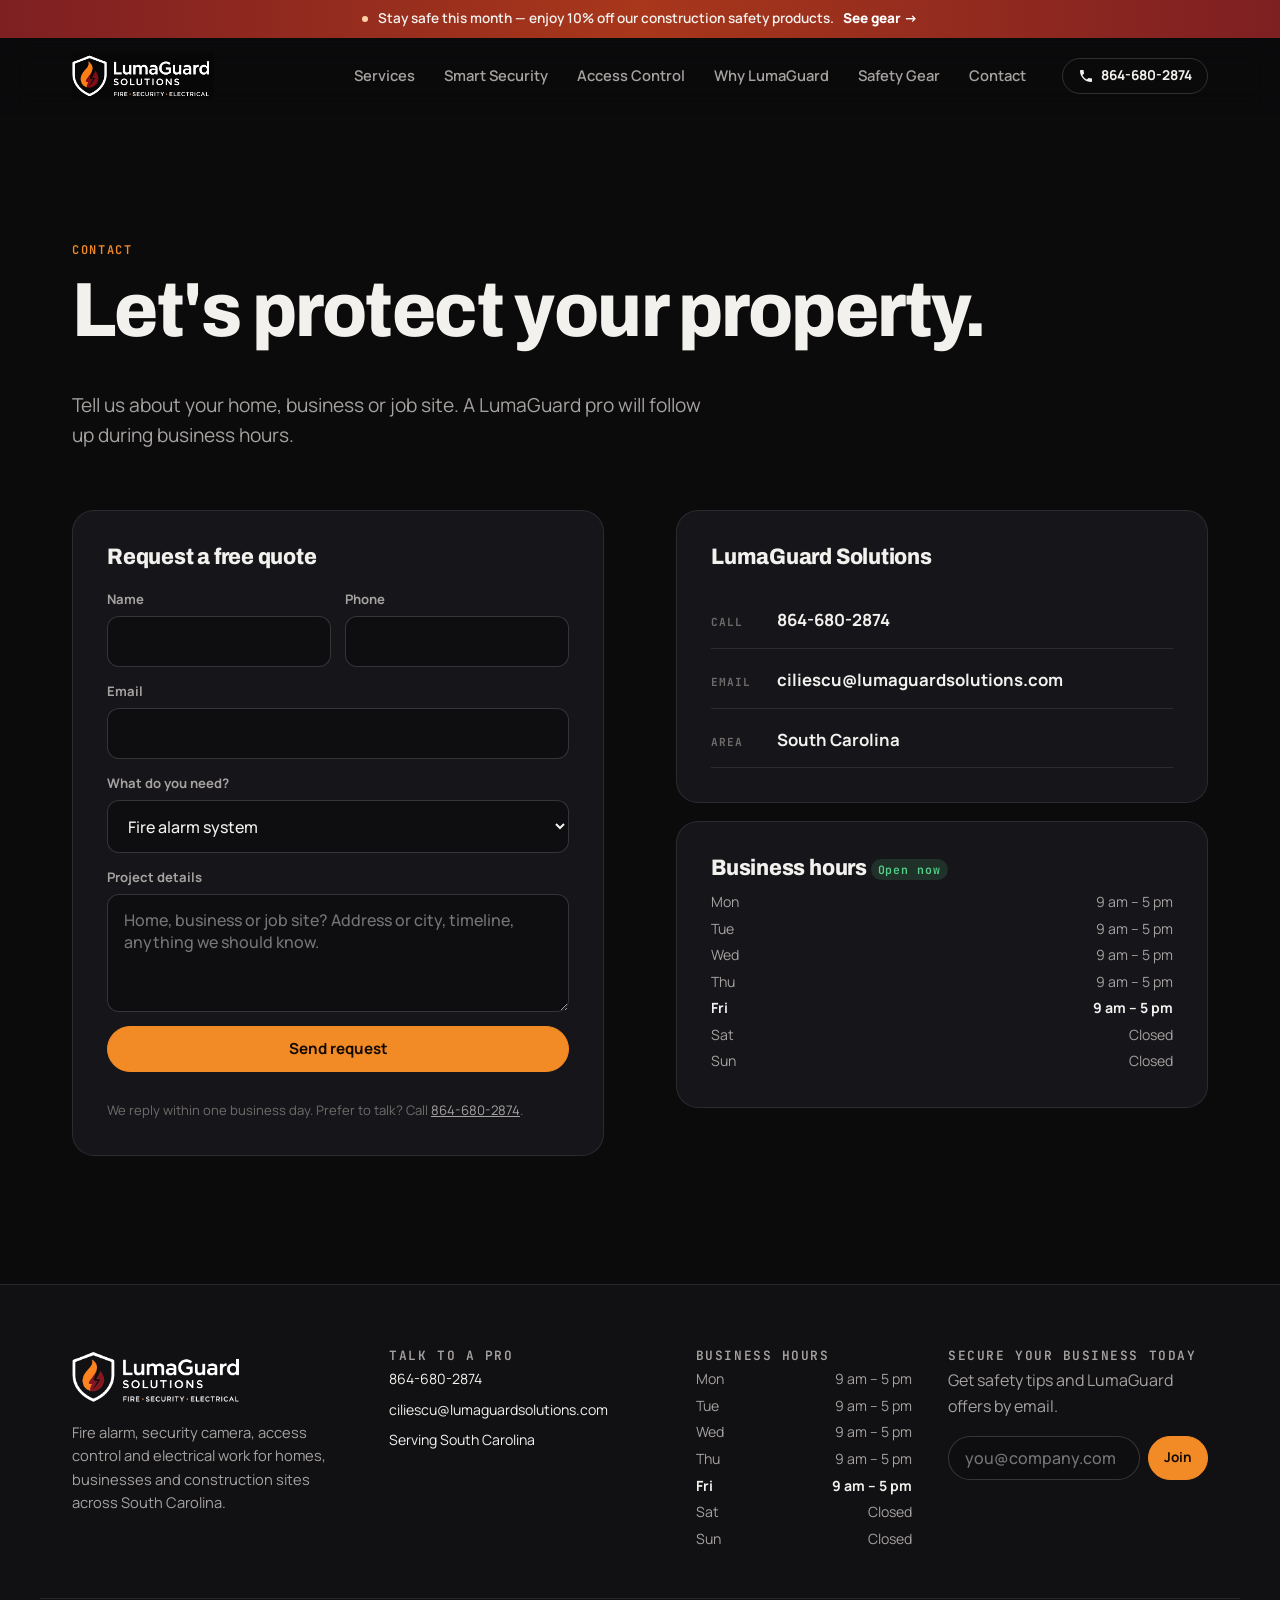
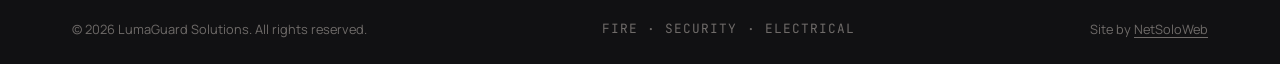
<file: contact.html>
<!doctype html>
<html lang="en">
<head>
<meta charset="utf-8">
<meta name="robots" content="noindex, nofollow">
<meta name="viewport" content="width=device-width, initial-scale=1">
<title>Contact LumaGuard Solutions — Free Fire, Security &amp; Electrical Quote</title>
<meta name="description" content="Call 864-680-2874 or send a request for a free quote on fire alarms, security cameras, access control or electrical work in South Carolina.">
<link rel="canonical" href="https://lumaguardsolutions.com/contact">
<meta name="theme-color" content="#0b0b0c">
<script>document.documentElement.classList.add("js")</script>

<meta property="og:type" content="website">
<meta property="og:site_name" content="LumaGuard Solutions">
<meta property="og:title" content="Contact LumaGuard Solutions — Free Fire, Security &amp; Electrical Quote">
<meta property="og:description" content="Call 864-680-2874 or send a request for a free quote on fire alarms, security cameras, access control or electrical work in South Carolina.">
<meta property="og:url" content="https://lumaguardsolutions.com/contact">
<meta property="og:image" content="https://lumaguardsolutions.com/assets/images/og.jpg">
<meta name="twitter:card" content="summary_large_image">

<link rel="icon" href="assets/images/favicon.svg" type="image/svg+xml">
<link rel="apple-touch-icon" href="assets/images/apple-touch-icon.png">

<link rel="preconnect" href="https://fonts.googleapis.com">
<link rel="preconnect" href="https://fonts.gstatic.com" crossorigin>
<link href="https://fonts.googleapis.com/css2?family=Archivo:wdth,wght@75..125,500..900&family=Manrope:wght@400;500;600;700&family=JetBrains+Mono:wght@500;600&display=swap" rel="stylesheet">
<link rel="stylesheet" href="assets/css/style.css">

<script type="application/ld+json">{
    "@context": "https://schema.org",
    "@type": "Electrician",
    "additionalType": "https://schema.org/HomeAndConstructionBusiness",
    "name": "LumaGuard Solutions",
    "slogan": "Fire · Security · Electrical",
    "description": "LumaGuard Solutions installs fire alarm systems, security cameras, access control and electrical services for homes, businesses and construction sites across South Carolina.",
    "url": "https://lumaguardsolutions.com",
    "logo": "https://lumaguardsolutions.com/assets/images/logo.jpg",
    "image": "https://lumaguardsolutions.com/assets/images/og.jpg",
    "telephone": "+1-864-680-2874",
    "email": "ciliescu@lumaguardsolutions.com",
    "areaServed": [
        {
            "@type": "State",
            "name": "South Carolina"
        }
    ],
    "openingHoursSpecification": [
        {
            "@type": "OpeningHoursSpecification",
            "dayOfWeek": "Monday",
            "opens": "09:00",
            "closes": "17:00"
        },
        {
            "@type": "OpeningHoursSpecification",
            "dayOfWeek": "Tuesday",
            "opens": "09:00",
            "closes": "17:00"
        },
        {
            "@type": "OpeningHoursSpecification",
            "dayOfWeek": "Wednesday",
            "opens": "09:00",
            "closes": "17:00"
        },
        {
            "@type": "OpeningHoursSpecification",
            "dayOfWeek": "Thursday",
            "opens": "09:00",
            "closes": "17:00"
        },
        {
            "@type": "OpeningHoursSpecification",
            "dayOfWeek": "Friday",
            "opens": "09:00",
            "closes": "17:00"
        }
    ],
    "knowsAbout": [
        "Fire alarm systems",
        "Security cameras",
        "Access control",
        "Electrical services"
    ]
}</script>
</head>
<body class="page-contact">
<a class="skip" href="#main">Skip to content</a>

<div class="promo" role="note">
  <span class="promo__dot" aria-hidden="true"></span>
  <span>Stay safe this month — enjoy 10% off our construction safety products.</span>
  <a href="index.html#gear">See gear →</a>
</div>

<header class="hdr" data-hdr>
  <div class="wrap hdr__in">
    <a class="brand" href="index.html" aria-label="LumaGuard Solutions home">
      <img src="assets/images/logo.jpg" alt="LumaGuard Solutions — Fire · Security · Electrical" width="1020" height="330">
    </a>
    <nav class="nav" id="nav" aria-label="Main">
              <a href="index.html#services">Services</a>
              <a href="index.html#smart">Smart Security</a>
              <a href="index.html#access">Access Control</a>
              <a href="index.html#why">Why LumaGuard</a>
              <a href="index.html#gear">Safety Gear</a>
              <a href="contact.html">Contact</a>
          </nav>
    <a class="btn btn--sm btn--ghost hdr__call" href="tel:+18646802874">
      <svg viewBox="0 0 24 24" aria-hidden="true"><path d="M6.6 10.8a15.1 15.1 0 0 0 6.6 6.6l2.2-2.2a1 1 0 0 1 1-.25 11.4 11.4 0 0 0 3.6.57 1 1 0 0 1 1 1V20a1 1 0 0 1-1 1A17 17 0 0 1 3 4a1 1 0 0 1 1-1h3.5a1 1 0 0 1 1 1c0 1.25.2 2.45.57 3.57a1 1 0 0 1-.25 1Z"/></svg>
      <span>864-680-2874</span>
    </a>
    <button class="burger" aria-controls="nav" aria-expanded="false" aria-label="Menu" data-burger><span></span><span></span></button>
  </div>
</header>

<main id="main">
<section class="section page-hd">
  <div class="wrap">
    <p class="eyebrow">Contact</p>
    <h1>Let's protect your property.</h1>
    <p class="lede">Tell us about your home, business or job site. A LumaGuard pro will follow up during business hours.</p>
  </div>
</section>

<section class="section section--tight">
  <div class="wrap cta__in">
    <form class="form card" action="#" onsubmit="event.preventDefault();this.querySelector(&#039;.form__msg&#039;).textContent=&#039;Preview only — form goes live on the real site.&#039;" method="post">
  <h3>Request a free quote</h3>
  <div class="form__row">
    <label>Name<input type="text" name="name" required autocomplete="name" maxlength="120"></label>
    <label>Phone<input type="tel" name="phone" autocomplete="tel" maxlength="40"></label>
  </div>
  <label>Email<input type="email" name="email" required autocomplete="email" maxlength="160"></label>
  <label>What do you need?
    <select name="service">
              <option value="fire">Fire alarm system</option>
              <option value="cameras">Security cameras</option>
              <option value="access">Access control</option>
              <option value="electrical">Electrical services</option>
              <option value="gear">Construction safety gear</option>
              <option value="other">Something else</option>
          </select>
  </label>
  <label>Project details<textarea name="message" rows="4" maxlength="4000" placeholder="Home, business or job site? Address or city, timeline, anything we should know."></textarea></label>
  <input class="hp" type="text" name="website" tabindex="-1" autocomplete="off" aria-hidden="true">
  <button class="btn btn--block" type="submit">Send request</button>
  <p class="form__msg" role="status" aria-live="polite"></p>
  <p class="form__fine">We reply within one business day. Prefer to talk? Call <a href="tel:+18646802874">864-680-2874</a>.</p>
</form>
    <aside class="contact-side">
      <div class="card">
        <h3>LumaGuard Solutions</h3>
        <div class="cta__lines">
          <a href="tel:+18646802874"><span class="mono">CALL</span>864-680-2874</a>
          <a href="mailto:ciliescu@lumaguardsolutions.com"><span class="mono">EMAIL</span>ciliescu@lumaguardsolutions.com</a>
          <p><span class="mono">AREA</span>South Carolina</p>
        </div>
      </div>
      <div class="card">
        <h3>Business hours <em class="open-now" data-open-now></em></h3>
        <ul class="hours">
                      <li data-day="Mon"><span>Mon</span><span>9 am – 5 pm</span></li>
                      <li data-day="Tue"><span>Tue</span><span>9 am – 5 pm</span></li>
                      <li data-day="Wed"><span>Wed</span><span>9 am – 5 pm</span></li>
                      <li data-day="Thu"><span>Thu</span><span>9 am – 5 pm</span></li>
                      <li data-day="Fri"><span>Fri</span><span>9 am – 5 pm</span></li>
                      <li data-day="Sat"><span>Sat</span><span>Closed</span></li>
                      <li data-day="Sun"><span>Sun</span><span>Closed</span></li>
                  </ul>
      </div>
    </aside>
  </div>
</section>
</main>

<footer class="ftr">
  <div class="wrap ftr__grid">
    <div class="ftr__brand">
      <img src="assets/images/logo.jpg" alt="LumaGuard Solutions" width="1020" height="330" loading="lazy">
      <p>Fire alarm, security camera, access control and electrical work for homes, businesses and construction sites across South Carolina.</p>
    </div>
    <div>
      <h4>Talk to a pro</h4>
      <ul class="ftr__list">
        <li><a href="tel:+18646802874">864-680-2874</a></li>
        <li><a href="mailto:ciliescu@lumaguardsolutions.com">ciliescu@lumaguardsolutions.com</a></li>
        <li>Serving South Carolina</li>
      </ul>
    </div>
    <div>
      <h4>Business hours</h4>
      <ul class="hours">
                  <li data-day="Mon"><span>Mon</span><span>9 am – 5 pm</span></li>
                  <li data-day="Tue"><span>Tue</span><span>9 am – 5 pm</span></li>
                  <li data-day="Wed"><span>Wed</span><span>9 am – 5 pm</span></li>
                  <li data-day="Thu"><span>Thu</span><span>9 am – 5 pm</span></li>
                  <li data-day="Fri"><span>Fri</span><span>9 am – 5 pm</span></li>
                  <li data-day="Sat"><span>Sat</span><span>Closed</span></li>
                  <li data-day="Sun"><span>Sun</span><span>Closed</span></li>
              </ul>
    </div>
    <div>
      <h4>Secure your business today</h4>
      <p class="muted">Get safety tips and LumaGuard offers by email.</p>
      <form class="join" action="#" onsubmit="event.preventDefault();this.querySelector(&#039;.form__msg&#039;).textContent=&#039;Preview only — form goes live on the real site.&#039;" method="post">
        <label class="sr" for="join-email">Email</label>
        <input id="join-email" type="email" name="email" placeholder="you@company.com" required autocomplete="email">
        <input class="hp" type="text" name="website" tabindex="-1" autocomplete="off" aria-hidden="true">
        <button class="btn btn--sm" type="submit">Join</button>
        <p class="form__msg" role="status" aria-live="polite"></p>
      </form>
    </div>
  </div>
  <div class="wrap ftr__base">
    <span>© 2026 LumaGuard Solutions. All rights reserved.</span>
    <span class="mono">FIRE · SECURITY · ELECTRICAL</span>
    <span class="ftr__credit">Site by <a href="https://netsoloweb.com" target="_blank" rel="noopener">NetSoloWeb</a></span>
  </div>
</footer>

<div class="dock" aria-label="Quick actions">
  <a href="tel:+18646802874">Call</a>
  <a href="mailto:ciliescu@lumaguardsolutions.com">Email</a>
  <a class="dock__cta" href="contact.html">Free Quote</a>
</div>

<script src="assets/js/main.js" defer></script>
</body>
</html>
</file>
<file: assets/css/style.css>
/* LumaGuard Solutions — Fire · Security · Electrical */
:root{
  --c-bg:#0b0b0c; --c-bg-2:#111113; --c-surface:#16161a; --c-line:rgba(255,255,255,.09); --c-line-2:rgba(255,255,255,.16);
  --c-text:#f3f1ee; --c-muted:#a6a2a0; --c-dim:#6f6b69;
  --c-accent:#f28a25; --c-accent-2:#ffb066; --c-ember:#7e1f22; --c-ok:#57d18a;
  --ff-display:"Archivo",system-ui,sans-serif; --ff-body:"Manrope",system-ui,sans-serif; --ff-mono:"JetBrains Mono",ui-monospace,monospace;
  --r:14px; --r-lg:22px; --wrap:1200px; --gut:clamp(16px,4vw,32px);
  --shadow:0 30px 80px -30px rgba(0,0,0,.8);
}
*,*::before,*::after{box-sizing:border-box}
html{scroll-behavior:smooth;scroll-padding-top:90px;-webkit-text-size-adjust:100%}
body{margin:0;background:var(--c-bg);color:var(--c-text);font:16px/1.6 var(--ff-body);-webkit-font-smoothing:antialiased;overflow-x:hidden}
img{max-width:100%;display:block}
a{color:inherit}
h1,h2,h3,h4{font-family:var(--ff-display);font-weight:800;line-height:1.05;letter-spacing:-.02em;margin:0 0 .5em;font-stretch:92%}
h1{font-size:clamp(2.6rem,6vw,4.8rem)}
h2{font-size:clamp(2rem,4vw,3.2rem)}
h3{font-size:1.4rem;letter-spacing:-.01em}
h4{font-size:.8rem;font-family:var(--ff-mono);font-weight:600;letter-spacing:.12em;text-transform:uppercase;color:var(--c-muted)}
p{margin:0 0 1em}
em{font-style:normal;color:var(--c-accent)}
.wrap{max-width:var(--wrap);margin:0 auto;padding:0 var(--gut)}
.mono{font-family:var(--ff-mono);letter-spacing:.08em}
.muted{color:var(--c-muted)}
.dim{color:var(--c-dim)}
.sr{position:absolute!important;width:1px;height:1px;overflow:hidden;clip:rect(0 0 0 0);white-space:nowrap}
.hp{position:absolute!important;left:-9999px!important;width:1px!important;height:1px!important;padding:0!important;border:0!important;flex:none!important;opacity:0;pointer-events:none}
.skip{position:absolute;left:-9999px;top:8px;z-index:100;background:var(--c-accent);color:#000;padding:8px 14px;border-radius:8px}
.skip:focus{left:8px}
:focus-visible{outline:2px solid var(--c-accent);outline-offset:3px;border-radius:4px}

.eyebrow{font:600 .75rem/1.2 var(--ff-mono);letter-spacing:.14em;text-transform:uppercase;color:var(--c-accent);display:flex;align-items:center;gap:.6em;margin-bottom:1.1em}
.pip{width:8px;height:8px;border-radius:50%;background:var(--c-accent);box-shadow:0 0 0 4px rgba(242,138,37,.18);flex:none}
.pip--live{background:var(--c-ok);box-shadow:0 0 0 4px rgba(87,209,138,.18);animation:blink 1.6s infinite}
@keyframes blink{50%{opacity:.35}}

/* buttons */
.btn{--b:var(--c-accent);display:inline-flex;align-items:center;justify-content:center;gap:.5em;padding:.95em 1.5em;border-radius:999px;border:1.5px solid var(--b);background:var(--b);color:#140a02;font:700 .95rem/1 var(--ff-body);text-decoration:none;cursor:pointer;transition:transform .2s,background .2s,box-shadow .2s}
.btn:hover{transform:translateY(-2px);box-shadow:0 12px 30px -10px rgba(242,138,37,.6)}
.btn--ghost{background:transparent;color:var(--c-text);border-color:var(--c-line-2)}
.btn--ghost:hover{border-color:var(--c-accent);box-shadow:none}
.btn--sm{padding:.65em 1.1em;font-size:.85rem}
.btn--block{width:100%}
.btn svg{width:16px;height:16px;fill:currentColor}
.link{color:var(--c-accent);font-weight:700;text-decoration:none;border-bottom:1px solid transparent}
.link:hover{border-color:currentColor}

/* promo */
.promo{display:flex;align-items:center;justify-content:center;gap:.7em;flex-wrap:wrap;padding:.6em var(--gut);background:linear-gradient(90deg,var(--c-ember),#a8371b 50%,var(--c-ember));font-size:.85rem;font-weight:600;text-align:center}
.promo a{color:#fff;font-weight:800;text-decoration:none;white-space:nowrap}
.promo__dot{width:6px;height:6px;border-radius:50%;background:#ffd2a6;animation:blink 1.4s infinite}

/* header */
.hdr{position:sticky;top:0;z-index:50;background:rgba(11,11,12,.72);backdrop-filter:blur(14px) saturate(140%);-webkit-backdrop-filter:blur(14px) saturate(140%);border-bottom:1px solid transparent;transition:border-color .3s}
.hdr.is-scrolled{border-color:var(--c-line)}
.hdr__in{display:flex;align-items:center;gap:24px;height:76px}
.brand img{height:46px;width:auto;mix-blend-mode:screen;filter:contrast(1.18)}
.nav{display:flex;gap:4px;margin-left:auto}
.nav a{padding:.5em .85em;border-radius:999px;text-decoration:none;font-weight:600;font-size:.92rem;color:var(--c-muted);transition:color .2s,background .2s}
.nav a:hover{color:var(--c-text);background:rgba(255,255,255,.05)}
.burger{display:none;margin-left:auto;width:44px;height:44px;border:1px solid var(--c-line-2);border-radius:12px;background:none;cursor:pointer;position:relative}
.burger span{position:absolute;left:12px;right:12px;height:2px;background:var(--c-text);transition:transform .25s}
.burger span:first-child{top:17px}.burger span:last-child{top:25px}
.burger[aria-expanded=true] span:first-child{transform:translateY(4px) rotate(45deg)}
.burger[aria-expanded=true] span:last-child{transform:translateY(-4px) rotate(-45deg)}

/* hero */
.hero{position:relative;padding:clamp(48px,8vw,100px) 0 clamp(56px,8vw,96px);overflow:hidden}
.hero::before{content:"";position:absolute;inset:-20% -10% auto auto;width:70vw;height:70vw;max-width:900px;max-height:900px;background:radial-gradient(closest-side,rgba(242,138,37,.18),rgba(126,31,34,.12) 45%,transparent 70%);pointer-events:none}
.hero__grid-bg{position:absolute;inset:0;background-image:linear-gradient(var(--c-line) 1px,transparent 1px),linear-gradient(90deg,var(--c-line) 1px,transparent 1px);background-size:64px 64px;mask-image:radial-gradient(ellipse at 70% 40%,#000 10%,transparent 70%);-webkit-mask-image:radial-gradient(ellipse at 70% 40%,#000 10%,transparent 70%);opacity:.6}
.hero__in{position:relative;display:grid;min-width:0;grid-template-columns:1.05fr 1fr;gap:clamp(32px,5vw,64px);align-items:center}
.hero h1 em{background:linear-gradient(100deg,var(--c-accent),#ff5a36);-webkit-background-clip:text;background-clip:text;color:transparent}
.lede{font-size:clamp(1.05rem,1.5vw,1.2rem);color:var(--c-muted);max-width:34em}
.hero__ctas{display:flex;gap:12px;flex-wrap:wrap;margin:28px 0 36px}
.hero__stats{list-style:none;padding:0;margin:0;display:flex;gap:clamp(18px,4vw,40px);border-top:1px solid var(--c-line);padding-top:22px}
.hero__stats b{display:block;font:800 2rem/1 var(--ff-display);font-stretch:110%}
.hero__stats span{font-size:.82rem;color:var(--c-muted)}

/* blueprint */
.plan{margin:0;position:relative;min-width:0;border:1px solid var(--c-line-2);border-radius:var(--r-lg);background:linear-gradient(180deg,#121216,#0d0d10);box-shadow:var(--shadow);padding:14px;padding-bottom:0}
.plan__svg{width:100%;height:auto;display:block}
.plan__3d{display:block;width:100%;height:auto;aspect-ratio:4/3;border-radius:12px;background:radial-gradient(ellipse at 50% 60%,rgba(242,138,37,.10),transparent 65%)}
.plan--3d .plan__svg{display:none}

/* 3D tilt + glare */
.tilt{transform-style:preserve-3d;will-change:transform}
.tilt-glare{position:absolute;inset:0;pointer-events:none;border-radius:inherit;background:radial-gradient(circle at var(--gx,50%) var(--gy,50%),rgba(255,255,255,.16),transparent 45%);opacity:0;transition:opacity .3s;z-index:2;mix-blend-mode:overlay}
.tilt:hover .tilt-glare{opacity:1}
.walls rect,.walls path{fill:none;stroke:rgba(255,255,255,.5);stroke-width:3;stroke-linecap:round}
.rooms text,.tag{font:600 10px var(--ff-mono);letter-spacing:.14em;fill:rgba(255,255,255,.35)}
.panel{fill:#1c1c22;stroke:var(--c-accent);stroke-width:1.5}
.trace{fill:none;stroke:var(--c-accent);stroke-width:1.5;stroke-dasharray:6 10;animation:flow 1.4s linear infinite;opacity:.7}
@keyframes flow{to{stroke-dashoffset:-32}}
.cam{transform:translate(var(--x),var(--y))}
.cam circle{fill:#fff;stroke:var(--c-accent);stroke-width:3}
.cam .cone{transform-origin:0 0;animation:sweep var(--d) ease-in-out infinite alternate;mix-blend-mode:screen}
@keyframes sweep{from{transform:rotate(var(--from))}to{transform:rotate(var(--to))}}
.det circle{fill:#ff5a36}
.det .ring{fill:none;stroke:#ff5a36;stroke-width:2;transform-box:fill-box;transform-origin:center;animation:ping 3.2s var(--delay,0s) ease-out infinite}
@keyframes ping{0%{transform:scale(1);opacity:.9}100%{transform:scale(5);opacity:0}}
.door rect{fill:#2a2a31;stroke:rgba(255,255,255,.6);stroke-width:1.5}
.door .led{fill:var(--c-ok);transition:fill .3s}
.door.is-open .led{fill:var(--c-accent)}
.door.is-open rect{stroke:var(--c-accent)}

.console{position:relative;margin:-8px -14px 0;border-top:1px solid var(--c-line);background:rgba(8,8,10,.85);border-radius:0 0 var(--r-lg) var(--r-lg);padding:14px 18px 16px;font:500 .74rem/1.5 var(--ff-mono)}
.console__hd{display:flex;align-items:center;gap:.6em;color:var(--c-muted);letter-spacing:.1em;margin-bottom:10px}
.console__hd time{margin-left:auto;color:var(--c-text)}
.console__rows{list-style:none;margin:0;padding:0;display:grid;grid-template-columns:1fr 1fr;gap:4px 18px}
.console__rows li{display:flex;justify-content:space-between;gap:8px;border-bottom:1px dashed var(--c-line);padding:3px 0}
.k{color:var(--c-dim)} .v.ok{color:var(--c-ok)}
.console__log{margin-top:10px;height:1.5em;overflow:hidden;color:var(--c-accent-2)}
.console__log p{margin:0;animation:logIn .4s ease}
@keyframes logIn{from{transform:translateY(100%);opacity:0}}

/* strip */
.strip{border-block:1px solid var(--c-line);overflow:hidden;background:var(--c-bg-2)}
.strip__track{display:flex;gap:28px;width:max-content;padding:18px 0;animation:marquee 38s linear infinite;font:800 1.15rem var(--ff-display);font-stretch:115%;text-transform:uppercase;letter-spacing:.02em;white-space:nowrap}
.strip__track i{color:var(--c-accent);font-style:normal}
@keyframes marquee{to{transform:translateX(-50%)}}

/* sections */
.section{padding:clamp(72px,10vw,130px) 0}
.section--tight{padding-top:0}
.sec-hd{max-width:720px;margin-bottom:clamp(40px,6vw,64px)}

/* services */
.svc{display:grid;gap:22px}
.svc__card{position:relative;display:grid;grid-template-columns:1fr 1.1fr;border:1px solid var(--c-line);border-radius:var(--r-lg);overflow:hidden;background:var(--c-surface);transition:border-color .3s}
.svc__card:hover{border-color:rgba(242,138,37,.45)}
.svc__card:nth-child(even) .svc__media{order:2}
.svc__media{position:relative;min-height:320px;background:#1b1b20;overflow:hidden}
.svc__media img{position:absolute;inset:0;width:100%;height:100%;object-fit:cover;transition:transform .8s ease}
.svc__card:hover .svc__media img{transform:scale(1.04)}
.svc__media::after{content:"";position:absolute;inset:0;background:linear-gradient(180deg,transparent 55%,rgba(0,0,0,.55))}
.svc__card--cameras .svc__media img{object-position:center 30%}
.svc__circuit{position:absolute;inset:0;width:100%;height:100%;color:rgba(255,255,255,.22);background:radial-gradient(circle at 50% 50%,rgba(242,138,37,.16),transparent 60%)}
.svc__num{position:absolute;left:18px;bottom:14px;z-index:1;font-size:.85rem;color:#fff}
.svc__body{padding:clamp(28px,4vw,48px)}
.svc__body h3{font-size:clamp(1.6rem,2.6vw,2.2rem)}
.svc__body > p:not(.eyebrow){color:var(--c-muted)}
.ticks{list-style:none;padding:0;margin:20px 0 26px;display:grid;grid-template-columns:1fr 1fr;gap:10px 18px}
.ticks li{position:relative;padding-left:24px;font-weight:600;font-size:.95rem}
.ticks li::before{content:"";position:absolute;left:0;top:.42em;width:12px;height:7px;border-left:2px solid var(--c-accent);border-bottom:2px solid var(--c-accent);transform:rotate(-45deg)}

/* smart security */
.smart{padding-top:0}
.smart__grid{display:grid;grid-template-columns:1fr 1fr;gap:22px}
.smart__fig{position:relative;margin:0;border:1px solid var(--c-line);border-radius:var(--r-lg);overflow:hidden;background:var(--c-surface)}
.smart__fig img{width:100%;height:auto;aspect-ratio:4/3;object-fit:cover}
.smart__fig figcaption{display:grid;gap:4px;padding:20px 24px 24px;border-top:1px solid var(--c-line)}
.smart__fig figcaption b{font:800 1.15rem var(--ff-display)}
.smart__fig figcaption span{color:var(--c-muted);font-size:.95rem}
.smart__feats{list-style:none;padding:0;margin:22px 0 0;display:grid;grid-template-columns:repeat(4,1fr);gap:1px;background:var(--c-line);border:1px solid var(--c-line);border-radius:var(--r-lg);overflow:hidden}
.smart__feats li{background:var(--c-bg);padding:20px 22px;display:grid;gap:4px}
.smart__feats b{font-weight:800}
.smart__feats span{color:var(--c-muted);font-size:.9rem}
@media (max-width:860px){.smart__grid{grid-template-columns:1fr}.smart__feats{grid-template-columns:1fr 1fr}}
@media (max-width:560px){.smart__feats{grid-template-columns:1fr}}

/* access */
.access{background:linear-gradient(180deg,var(--c-bg),var(--c-bg-2));border-block:1px solid var(--c-line)}
.access__in{display:grid;grid-template-columns:1fr 1.1fr;gap:clamp(32px,6vw,80px);align-items:center}
.access__copy > p:not(.eyebrow){color:var(--c-muted);font-size:1.08rem}
.access .ticks{grid-template-columns:1fr}
.access__pics{position:relative;display:grid;grid-template-columns:1fr 1fr;gap:16px}
.access__pics img{border-radius:var(--r-lg);aspect-ratio:4/5;object-fit:cover;width:100%;border:1px solid var(--c-line)}
.access__pics img:last-child{transform:translateY(48px)}

/* why */
.why{display:grid;grid-template-columns:repeat(4,1fr);gap:1px;background:var(--c-line);border:1px solid var(--c-line);border-radius:var(--r-lg);overflow:hidden}
.why__item{position:relative;background:var(--c-bg);padding:clamp(24px,3vw,36px)}
.why__item b{display:block;font:900 clamp(3rem,5vw,4.4rem)/1 var(--ff-display);font-stretch:120%;background:linear-gradient(180deg,#fff,#8a8682);-webkit-background-clip:text;background-clip:text;color:transparent;margin-bottom:18px}
.why__item h3{font-size:1.1rem}
.why__item p{color:var(--c-muted);font-size:.95rem;margin:0}

/* gear */
.gear{padding:0 0 clamp(72px,10vw,130px)}
.gear__in{position:relative;display:flex;justify-content:space-between;align-items:center;gap:32px;flex-wrap:wrap;padding:clamp(32px,5vw,56px);border-radius:var(--r-lg);background:radial-gradient(circle at 0% 0%,rgba(255,176,102,.35),transparent 50%),linear-gradient(120deg,var(--c-ember),#b13d17 60%,var(--c-accent));box-shadow:var(--shadow)}
.gear__in > div:first-child{max-width:640px}
.gear .eyebrow{color:#ffe0c2}.gear .pip{background:#fff}
.gear h2{font-size:clamp(1.8rem,3.4vw,2.8rem)}
.gear p{color:rgba(255,255,255,.85);margin:0}
.gear__pct{font-stretch:125%;color:#fff}
.gear__ctas{display:flex;gap:12px;flex-wrap:wrap}
.gear .btn{--b:#fff;color:#2a0d05}
.gear .btn--ghost{color:#fff;border-color:rgba(255,255,255,.55);background:transparent}

/* contact */
.cta__in{display:grid;grid-template-columns:1fr 1fr;gap:clamp(32px,6vw,72px);align-items:start}
.cta__lines{display:grid;gap:4px;margin-top:24px}
.cta__lines a,.cta__lines p{display:flex;align-items:baseline;gap:14px;flex-wrap:wrap;padding:14px 0;border-bottom:1px solid var(--c-line);text-decoration:none;font-weight:700;font-size:1.05rem;margin:0;overflow-wrap:anywhere}
.cta__lines a:hover{color:var(--c-accent)}
.cta__lines .mono{font-size:.7rem;color:var(--c-dim);width:52px;flex:none}
.open-now{font:600 .72rem var(--ff-mono);letter-spacing:.08em;padding:.25em .6em;border-radius:999px;vertical-align:middle}
.open-now.is-open{background:rgba(87,209,138,.14);color:var(--c-ok)}
.open-now.is-closed{background:rgba(255,255,255,.06);color:var(--c-muted)}
.card{background:var(--c-surface);border:1px solid var(--c-line);border-radius:var(--r-lg);padding:clamp(22px,3vw,34px)}
.form{display:grid;gap:14px}
.form h3{margin-bottom:6px}
.form__row{display:grid;grid-template-columns:1fr 1fr;gap:14px}
.form label{display:grid;gap:6px;font-size:.82rem;font-weight:700;color:var(--c-muted)}
.form input,.form select,.form textarea,.join input{width:100%;font:500 1rem var(--ff-body);color:var(--c-text);background:#0e0e11;border:1px solid var(--c-line-2);border-radius:12px;padding:.85em 1em;transition:border-color .2s}
.form textarea{resize:vertical}
.form input:focus,.form select:focus,.form textarea:focus,.join input:focus{outline:none;border-color:var(--c-accent)}
.form__msg{margin:0;font-weight:700;min-height:0}
.form__msg.ok{color:var(--c-ok)} .form__msg.err{color:#ff7b6b}
.form__fine{font-size:.82rem;color:var(--c-dim);margin:0}
.form__fine a{color:var(--c-muted)}
.contact-side{display:grid;gap:18px}
.page-hd{padding-bottom:40px}

/* footer */
.ftr{border-top:1px solid var(--c-line);background:var(--c-bg-2);padding:64px 0 24px}
.ftr__grid{display:grid;grid-template-columns:1.3fr 1.25fr 1fr 1.2fr;gap:36px}
.ftr__brand img{height:56px;width:auto;mix-blend-mode:screen;filter:contrast(1.18);margin-bottom:16px}
.ftr__brand p{color:var(--c-muted);font-size:.92rem;max-width:30em}
.ftr__list{list-style:none;margin:0;padding:0;display:grid;gap:8px;font-size:.88rem;overflow-wrap:anywhere}
.ftr__list a{text-decoration:none}.ftr__list a:hover{color:var(--c-accent)}
.hours{list-style:none;margin:0;padding:0;display:grid;gap:4px;font-size:.88rem}
.hours li{display:flex;justify-content:space-between;gap:12px;color:var(--c-muted)}
.hours li.is-today{color:var(--c-text);font-weight:700}
.join{display:flex;flex-wrap:wrap;gap:8px}
.join input{flex:1 1 160px;padding:.65em 1em;border-radius:999px}
.join .form__msg{flex-basis:100%;font-size:.85rem}
.ftr__base{display:flex;justify-content:space-between;gap:16px;flex-wrap:wrap;margin-top:48px;padding-top:20px;border-top:1px solid var(--c-line);font-size:.8rem;color:var(--c-dim)}
.ftr__credit a{color:var(--c-dim);text-decoration:underline;text-underline-offset:3px}
.ftr__credit a:hover{color:var(--c-accent)}

/* mobile dock */
.dock{display:none}

/* reveal */
.js .reveal{opacity:0;transform:translateY(24px);transition:opacity .8s ease,transform .8s cubic-bezier(.2,.7,.2,1)}
.js .reveal.is-in{opacity:1;transform:none}
.access__pics img.reveal.is-in:last-child{transform:translateY(48px)}

/* responsive */
@media (max-width:1020px){
  .hdr__call span{display:none}
  .hero__in,.access__in,.cta__in{grid-template-columns:1fr}
  .why{grid-template-columns:1fr 1fr}
  .ftr__grid{grid-template-columns:1fr 1fr}
}
@media (max-width:860px){
  .nav{position:absolute;top:100%;left:0;right:0;flex-direction:column;gap:0;padding:12px var(--gut) 24px;background:rgba(11,11,12,.98);border-bottom:1px solid var(--c-line);opacity:0;visibility:hidden;transform:translateY(-10px);transition:opacity .25s,transform .25s,visibility 0s .25s;margin:0}
  .nav.is-open{opacity:1;visibility:visible;transform:none;transition:opacity .25s,transform .25s}
  .nav a{padding:14px 4px;border-radius:0;border-bottom:1px solid var(--c-line);font-size:1.05rem;color:var(--c-text)}
  .burger{display:block}
  .hdr__call{display:none}
  .svc__card{grid-template-columns:1fr}
  .svc__card:nth-child(even) .svc__media{order:0}
  .svc__media{min-height:220px;aspect-ratio:16/10}
  body{padding-bottom:64px}
  .dock{display:grid;grid-template-columns:1fr 1fr 1.4fr;position:fixed;left:0;right:0;bottom:0;z-index:60;background:rgba(11,11,12,.95);backdrop-filter:blur(10px);border-top:1px solid var(--c-line);padding:8px;gap:8px;padding-bottom:max(8px,env(safe-area-inset-bottom))}
  .dock a{display:flex;align-items:center;justify-content:center;height:46px;border-radius:12px;border:1px solid var(--c-line-2);text-decoration:none;font-weight:700}
  .dock__cta{background:var(--c-accent);color:#140a02;border-color:var(--c-accent)!important}
}
@media (max-width:560px){
  .brand img{height:38px}
  .ticks,.form__row,.console__rows{grid-template-columns:1fr}
  .why{grid-template-columns:1fr}
  .ftr__grid{grid-template-columns:1fr}
  .hero__stats b{font-size:1.6rem}
  .access__pics img:last-child,.access__pics img.reveal.is-in:last-child{transform:translateY(28px)}
}
@media (prefers-reduced-motion:reduce){
  *,*::before,*::after{animation:none!important;transition:none!important}
  .reveal{opacity:1;transform:none}
}

/* live 3D scenes (assets/js/scenes3d.js) — the <img> stays as the no-WebGL fallback */
.scene3d{position:absolute;inset:0;width:100%;height:100%;display:block}
.has-3d > img{display:none}
.svc__media.has-3d{background:radial-gradient(120% 90% at 50% 30%,#2a2a31 0%,#16161a 100%)}
.svc__card:hover .svc__media.has-3d .scene3d{transform:none}
.access__scene{position:relative;margin:0;aspect-ratio:1/1.08;border-radius:var(--r-lg);overflow:hidden;border:1px solid var(--c-line);background:radial-gradient(120% 90% at 50% 35%,#2a2a31 0%,#141417 100%)}
.access__scene img{position:absolute;inset:0;width:100%;height:100%;object-fit:cover}
.access__scene::after{content:"";position:absolute;inset:0;pointer-events:none;background:linear-gradient(180deg,transparent 70%,rgba(0,0,0,.35))}
@media (max-width:900px){.access__scene{aspect-ratio:1/1}}
</file>
